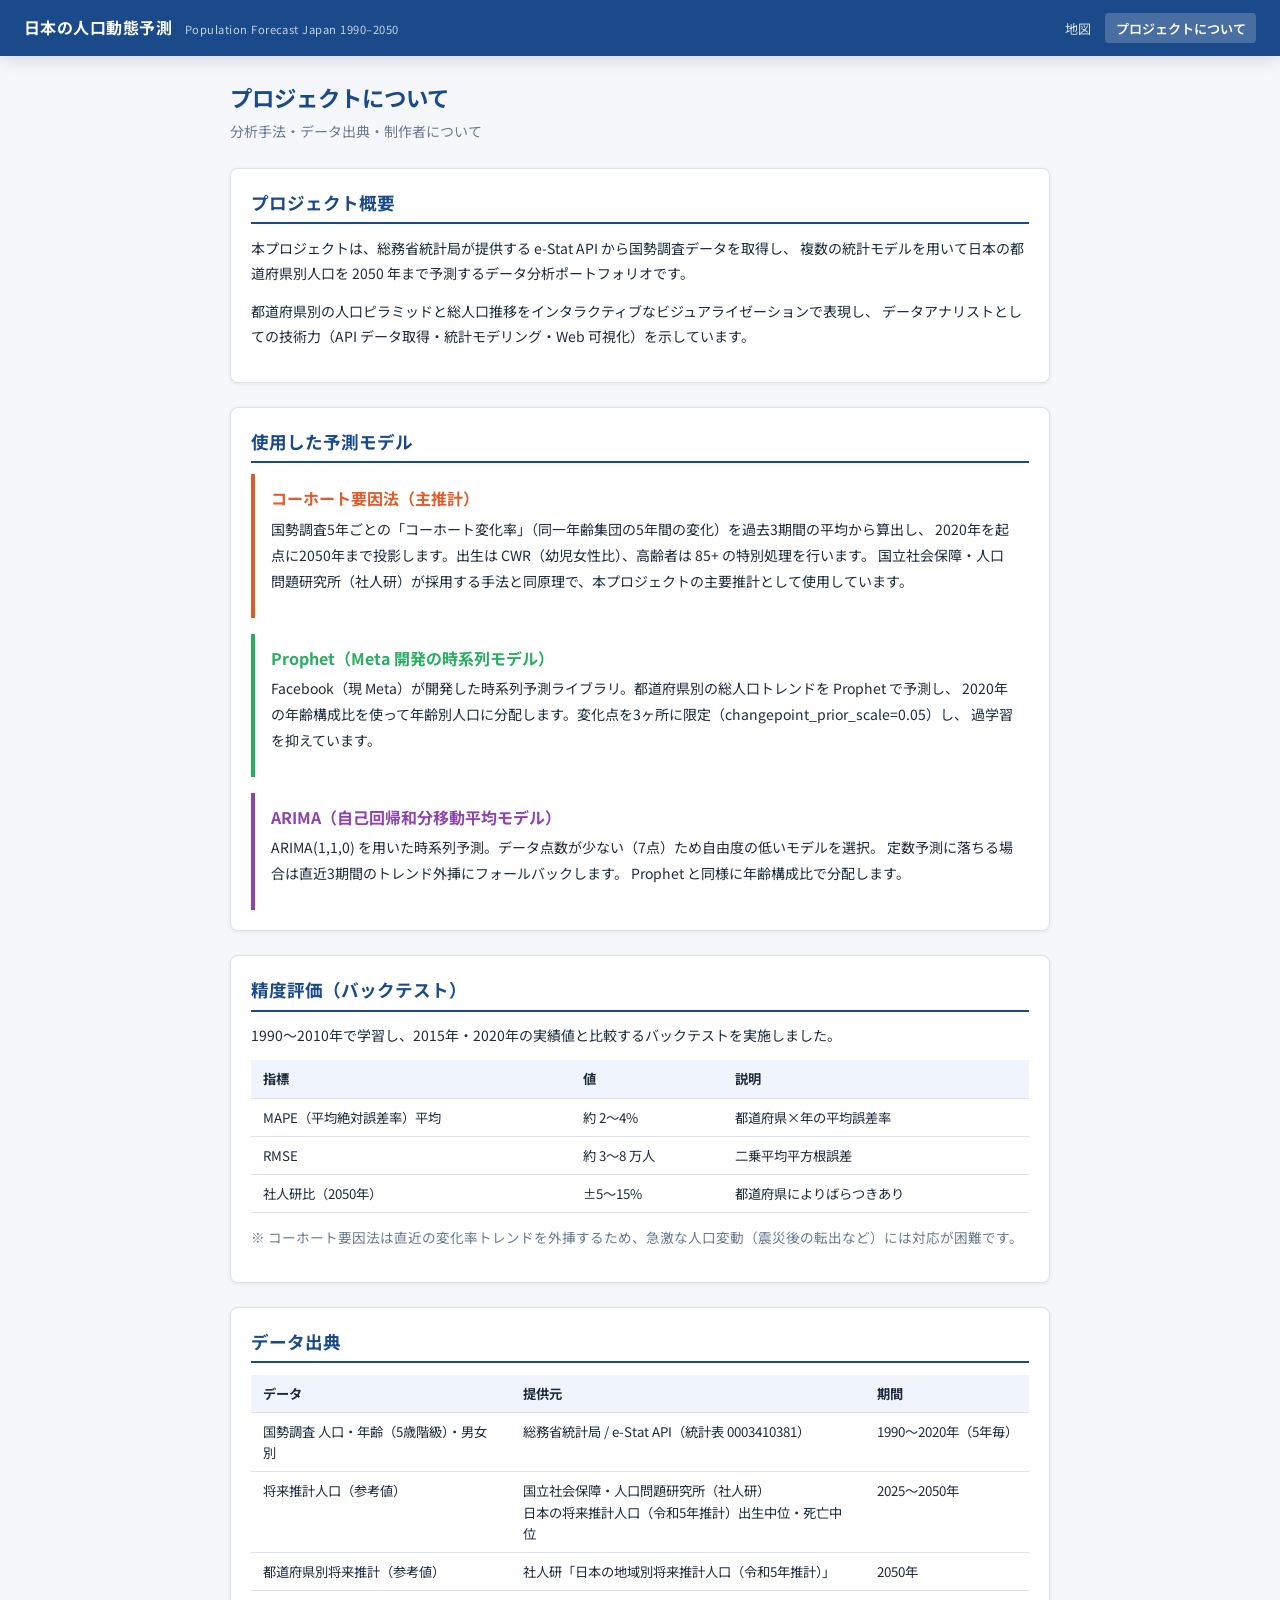
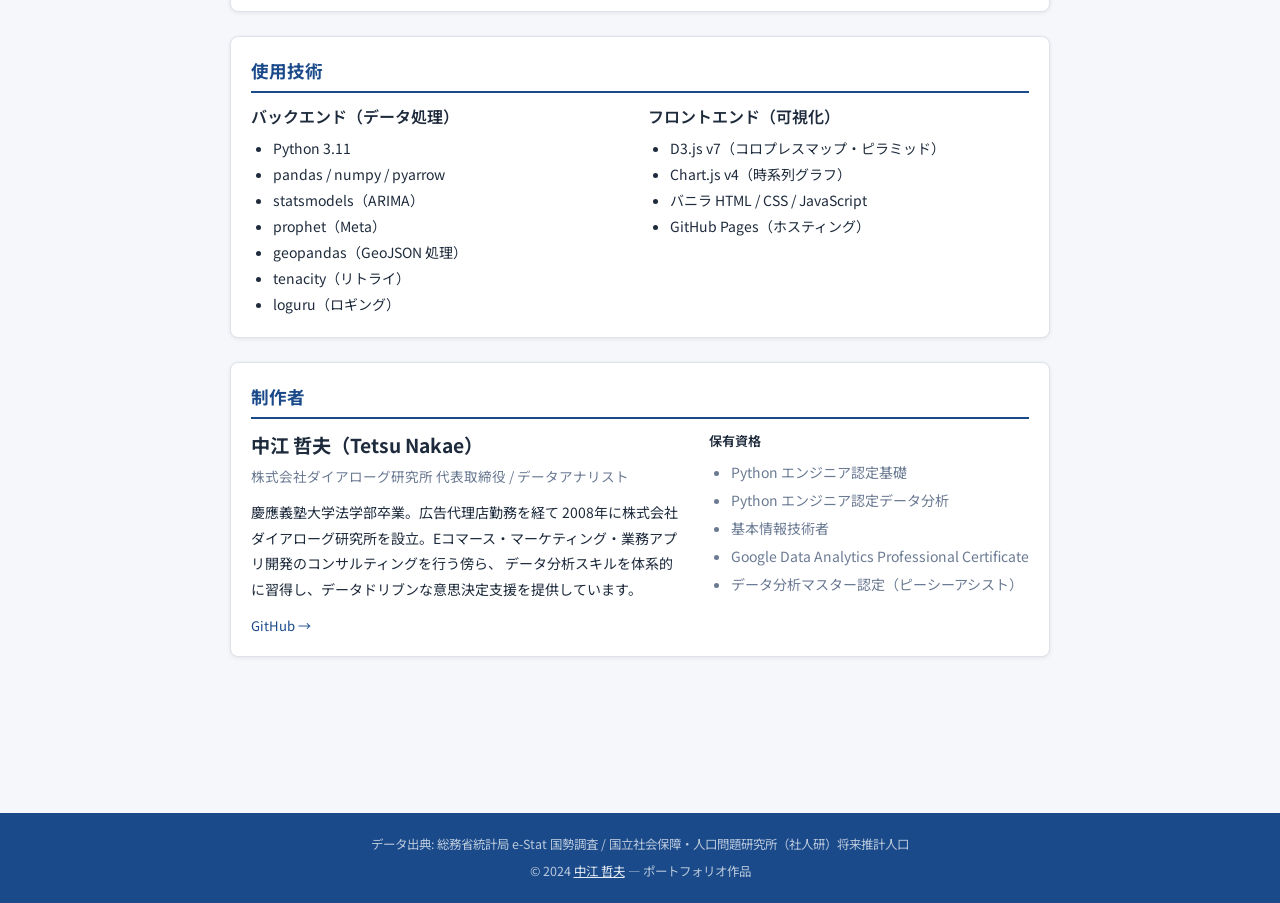
<file: web/about.html>
<!DOCTYPE html>
<html lang="ja">
<head>
  <meta charset="UTF-8">
  <meta name="viewport" content="width=device-width, initial-scale=1.0">
  <title>プロジェクトについて — 日本の人口動態予測</title>
  <link rel="preconnect" href="https://fonts.googleapis.com">
  <link href="https://fonts.googleapis.com/css2?family=Noto+Sans+JP:wght@400;600;700&display=swap" rel="stylesheet">
  <link rel="stylesheet" href="static/css/main.css">
</head>
<body>

<header>
  <div class="header-title">
    日本の人口動態予測
    <span>Population Forecast Japan 1990–2050</span>
  </div>
  <nav>
    <a href="index.html">地図</a>
    <a href="about.html" class="active">プロジェクトについて</a>
  </nav>
</header>

<div class="page-container" style="max-width:860px">

  <h1 class="page-title">プロジェクトについて</h1>
  <p class="page-subtitle">分析手法・データ出典・制作者について</p>

  <!-- ===== プロジェクト概要 ===== -->
  <div class="card about-section" style="margin-bottom:1.5rem">
    <h2>プロジェクト概要</h2>
    <p>
      本プロジェクトは、総務省統計局が提供する e-Stat API から国勢調査データを取得し、
      複数の統計モデルを用いて日本の都道府県別人口を 2050 年まで予測するデータ分析ポートフォリオです。
    </p>
    <p>
      都道府県別の人口ピラミッドと総人口推移をインタラクティブなビジュアライゼーションで表現し、
      データアナリストとしての技術力（API データ取得・統計モデリング・Web 可視化）を示しています。
    </p>
  </div>

  <!-- ===== 使用モデル ===== -->
  <div class="card about-section" style="margin-bottom:1.5rem">
    <h2>使用した予測モデル</h2>

    <div style="display:grid;gap:1rem;margin-top:.5rem">

      <div style="border-left:4px solid #e05c2b;padding:.75rem 1rem">
        <div style="font-weight:700;color:#e05c2b;margin-bottom:.3rem">コーホート要因法（主推計）</div>
        <p>
          国勢調査5年ごとの「コーホート変化率」（同一年齢集団の5年間の変化）を過去3期間の平均から算出し、
          2020年を起点に2050年まで投影します。出生は CWR（幼児女性比）、高齢者は 85+ の特別処理を行います。
          国立社会保障・人口問題研究所（社人研）が採用する手法と同原理で、本プロジェクトの主要推計として使用しています。
        </p>
      </div>

      <div style="border-left:4px solid #27ae60;padding:.75rem 1rem">
        <div style="font-weight:700;color:#27ae60;margin-bottom:.3rem">Prophet（Meta 開発の時系列モデル）</div>
        <p>
          Facebook（現 Meta）が開発した時系列予測ライブラリ。都道府県別の総人口トレンドを Prophet で予測し、
          2020年の年齢構成比を使って年齢別人口に分配します。変化点を3ヶ所に限定（changepoint_prior_scale=0.05）し、
          過学習を抑えています。
        </p>
      </div>

      <div style="border-left:4px solid #8e44ad;padding:.75rem 1rem">
        <div style="font-weight:700;color:#8e44ad;margin-bottom:.3rem">ARIMA（自己回帰和分移動平均モデル）</div>
        <p>
          ARIMA(1,1,0) を用いた時系列予測。データ点数が少ない（7点）ため自由度の低いモデルを選択。
          定数予測に落ちる場合は直近3期間のトレンド外挿にフォールバックします。
          Prophet と同様に年齢構成比で分配します。
        </p>
      </div>

    </div>
  </div>

  <!-- ===== 精度評価 ===== -->
  <div class="card about-section" style="margin-bottom:1.5rem">
    <h2>精度評価（バックテスト）</h2>
    <p>
      1990〜2010年で学習し、2015年・2020年の実績値と比較するバックテストを実施しました。
    </p>
    <table class="data-source-table">
      <thead><tr><th>指標</th><th>値</th><th>説明</th></tr></thead>
      <tbody>
        <tr><td>MAPE（平均絶対誤差率）平均</td><td>約 2〜4%</td><td>都道府県×年の平均誤差率</td></tr>
        <tr><td>RMSE</td><td>約 3〜8 万人</td><td>二乗平均平方根誤差</td></tr>
        <tr><td>社人研比（2050年）</td><td>±5〜15%</td><td>都道府県によりばらつきあり</td></tr>
      </tbody>
    </table>
    <p style="margin-top:.75rem;font-size:.85rem;color:var(--color-muted)">
      ※ コーホート要因法は直近の変化率トレンドを外挿するため、急激な人口変動（震災後の転出など）には対応が困難です。
    </p>
  </div>

  <!-- ===== データ出典 ===== -->
  <div class="card about-section" style="margin-bottom:1.5rem">
    <h2>データ出典</h2>
    <table class="data-source-table">
      <thead><tr><th>データ</th><th>提供元</th><th>期間</th></tr></thead>
      <tbody>
        <tr>
          <td>国勢調査 人口・年齢（5歳階級）・男女別</td>
          <td>総務省統計局 / e-Stat API（統計表 0003410381）</td>
          <td>1990〜2020年（5年毎）</td>
        </tr>
        <tr>
          <td>将来推計人口（参考値）</td>
          <td>国立社会保障・人口問題研究所（社人研）<br>日本の将来推計人口（令和5年推計）出生中位・死亡中位</td>
          <td>2025〜2050年</td>
        </tr>
        <tr>
          <td>都道府県別将来推計（参考値）</td>
          <td>社人研「日本の地域別将来推計人口（令和5年推計）」</td>
          <td>2050年</td>
        </tr>
      </tbody>
    </table>
  </div>

  <!-- ===== 技術スタック ===== -->
  <div class="card about-section" style="margin-bottom:1.5rem">
    <h2>使用技術</h2>
    <div style="display:grid;grid-template-columns:1fr 1fr;gap:1rem">
      <div>
        <div style="font-weight:600;margin-bottom:.4rem">バックエンド（データ処理）</div>
        <ul>
          <li>Python 3.11</li>
          <li>pandas / numpy / pyarrow</li>
          <li>statsmodels（ARIMA）</li>
          <li>prophet（Meta）</li>
          <li>geopandas（GeoJSON 処理）</li>
          <li>tenacity（リトライ）</li>
          <li>loguru（ロギング）</li>
        </ul>
      </div>
      <div>
        <div style="font-weight:600;margin-bottom:.4rem">フロントエンド（可視化）</div>
        <ul>
          <li>D3.js v7（コロプレスマップ・ピラミッド）</li>
          <li>Chart.js v4（時系列グラフ）</li>
          <li>バニラ HTML / CSS / JavaScript</li>
          <li>GitHub Pages（ホスティング）</li>
        </ul>
      </div>
    </div>
  </div>

  <!-- ===== 制作者 ===== -->
  <div class="card about-section">
    <h2>制作者</h2>
    <div style="display:flex;align-items:flex-start;gap:1.5rem;flex-wrap:wrap">
      <div style="flex:1;min-width:240px">
        <div style="font-size:1.2rem;font-weight:700;margin-bottom:.3rem">中江 哲夫（Tetsu Nakae）</div>
        <div style="font-size:.85rem;color:var(--color-muted);margin-bottom:.75rem">
          株式会社ダイアローグ研究所 代表取締役 / データアナリスト
        </div>
        <p style="font-size:.875rem">
          慶應義塾大学法学部卒業。広告代理店勤務を経て
          2008年に株式会社ダイアローグ研究所を設立。Eコマース・マーケティング・業務アプリ開発のコンサルティングを行う傍ら、
          データ分析スキルを体系的に習得し、データドリブンな意思決定支援を提供しています。
        </p>
        <div style="margin-top:.75rem;display:flex;gap:.75rem;flex-wrap:wrap">
          <a href="https://github.com/tetsuN-0320" target="_blank"
             style="font-size:.82rem;color:var(--color-primary);text-decoration:none">
            GitHub →
          </a>
        </div>
      </div>
      <div style="font-size:.82rem;color:var(--color-muted)">
        <div style="font-weight:600;color:var(--color-text);margin-bottom:.4rem">保有資格</div>
        <ul style="line-height:2">
          <li>Python エンジニア認定基礎</li>
          <li>Python エンジニア認定データ分析</li>
          <li>基本情報技術者</li>
          <li>Google Data Analytics Professional Certificate</li>
          <li>データ分析マスター認定（ピーシーアシスト）</li>
        </ul>
      </div>
    </div>
  </div>

</div><!-- /page-container -->

<footer>
  <p>データ出典: 総務省統計局 e-Stat 国勢調査 / 国立社会保障・人口問題研究所（社人研）将来推計人口</p>
  <p style="margin-top:.3rem;">© 2024 <a href="about.html">中江 哲夫</a> — ポートフォリオ作品</p>
</footer>

</body>
</html>
</file>
<file: web/static/css/main.css>
/* =====================================================
   日本の人口動態予測 - メインスタイルシート（Day 11 完成版）
   ===================================================== */

/* ---------- リセット・基本 ---------- */
*, *::before, *::after { box-sizing: border-box; margin: 0; padding: 0; }

:root {
  --color-primary:   #1a4a8a;
  --color-accent:    #e05c2b;
  --color-bg:        #f5f7fa;
  --color-surface:   #ffffff;
  --color-border:    #dde2ea;
  --color-text:      #1e2b3c;
  --color-muted:     #6b7a93;
  --color-decline:   #c0392b;
  --color-growth:    #2471a3;
  --shadow-sm:       0 1px 4px rgba(0,0,0,.08);
  --shadow-md:       0 4px 16px rgba(0,0,0,.12);
  --radius:          8px;
  --font-sans:       'Noto Sans JP', 'Hiragino Sans', 'Meiryo', sans-serif;
}

html { font-size: 16px; scroll-behavior: smooth; }

body {
  font-family: var(--font-sans);
  background: var(--color-bg);
  color: var(--color-text);
  line-height: 1.6;
  min-height: 100vh;
}

/* ---------- ヘッダー ---------- */
header {
  background: var(--color-primary);
  color: #fff;
  padding: 0 1.5rem;
  display: flex;
  align-items: center;
  justify-content: space-between;
  height: 56px;
  position: sticky;
  top: 0;
  z-index: 100;
  box-shadow: var(--shadow-md);
}

.header-title {
  font-size: 1rem;
  font-weight: 700;
  letter-spacing: .03em;
  white-space: nowrap;
  overflow: hidden;
  text-overflow: ellipsis;
}

.header-title span {
  font-size: .7rem;
  font-weight: 400;
  opacity: .75;
  margin-left: .5rem;
}

@media (max-width: 480px) {
  .header-title span { display: none; }
}

nav { display: flex; align-items: center; gap: .25rem; flex-shrink: 0; }

nav a {
  color: rgba(255,255,255,.85);
  text-decoration: none;
  font-size: .82rem;
  padding: .3rem .65rem;
  border-radius: 4px;
  transition: background .15s, color .15s;
}
nav a:hover  { background: rgba(255,255,255,.15); color: #fff; }
nav a.active { background: rgba(255,255,255,.2);  color: #fff; font-weight: 600; }

/* ---------- ページコンテナ ---------- */
.page-container {
  max-width: 1280px;
  margin: 0 auto;
  padding: 1.5rem 1.25rem 4rem;
}

.page-title {
  font-size: 1.4rem;
  font-weight: 700;
  color: var(--color-primary);
  margin-bottom: .25rem;
}

.page-subtitle {
  font-size: .875rem;
  color: var(--color-muted);
  margin-bottom: 1.5rem;
  line-height: 1.7;
}

/* ---------- カード ---------- */
.card {
  background: var(--color-surface);
  border: 1px solid var(--color-border);
  border-radius: var(--radius);
  padding: 1.25rem;
  box-shadow: var(--shadow-sm);
}

/* ---------- 地図ページ レイアウト ---------- */
.map-layout {
  display: grid;
  grid-template-columns: 1fr 300px;
  gap: 1rem;
  align-items: start;
}

@media (max-width: 960px) {
  .map-layout { grid-template-columns: 1fr; }
}

/* ---------- 地図 SVG ---------- */
#map-card {
  position: relative;
  min-height: 440px;
}

#japan-map {
  width: 100%;
  height: 500px;
  display: block;
  touch-action: none; /* タッチ操作のズームを有効化 */
}

@media (max-width: 600px) {
  #japan-map { height: 360px; }
  #map-card  { min-height: 360px; }
}

.prefecture-path {
  stroke: #fff;
  stroke-width: .5;
  cursor: pointer;
  transition: opacity .15s, stroke-width .15s;
}
.prefecture-path:hover { opacity: .8; stroke-width: 1.5; stroke: #333; }

/* ---------- コントロールパネル ---------- */
.controls-card {
  display: flex;
  flex-direction: column;
  gap: 1.1rem;
}

.control-section label {
  display: block;
  font-size: .75rem;
  font-weight: 700;
  color: var(--color-muted);
  text-transform: uppercase;
  letter-spacing: .07em;
  margin-bottom: .45rem;
}

.year-display {
  font-size: 2rem;
  font-weight: 700;
  color: var(--color-primary);
  line-height: 1;
  margin-bottom: .45rem;
  font-variant-numeric: tabular-nums;
}

.year-tag {
  display: inline-block;
  font-size: .68rem;
  padding: .15rem .55rem;
  border-radius: 99px;
  margin-left: .35rem;
  font-weight: 700;
}
.year-tag.historical { background: #e8f0fe; color: #1a4a8a; }
.year-tag.forecast   { background: #fce8d8; color: #c0392b; }

input[type="range"] {
  width: 100%;
  accent-color: var(--color-primary);
  cursor: pointer;
  height: 4px;
}

.year-ticks {
  display: flex;
  justify-content: space-between;
  font-size: .62rem;
  color: var(--color-muted);
  margin-top: .3rem;
}

/* 再生ボタン */
.play-btn {
  display: inline-flex;
  align-items: center;
  gap: .4rem;
  background: var(--color-primary);
  color: #fff;
  border: none;
  border-radius: var(--radius);
  padding: .5rem 1rem;
  font-size: .82rem;
  cursor: pointer;
  transition: background .2s;
  font-family: var(--font-sans);
  font-weight: 600;
}
.play-btn:hover  { background: #15387a; }
.play-btn.playing { background: var(--color-accent); }

/* モデルセレクター */
.model-selector {
  display: flex;
  flex-direction: column;
  gap: .35rem;
}

.model-btn {
  padding: .4rem .7rem;
  border: 1.5px solid var(--color-border);
  border-radius: 6px;
  background: var(--color-surface);
  font-size: .82rem;
  cursor: pointer;
  text-align: left;
  transition: all .15s;
  color: var(--color-text);
  font-family: var(--font-sans);
}
.model-btn:hover { border-color: var(--color-primary); color: var(--color-primary); }
.model-btn.active {
  background: var(--color-primary);
  color: #fff;
  border-color: var(--color-primary);
}
.model-btn .model-tag {
  font-size: .68rem;
  opacity: .75;
  margin-left: .3rem;
}

/* ---------- 凡例 ---------- */
.legend-wrap { display: flex; flex-direction: column; gap: .4rem; }
.legend-gradient { width: 100%; height: 12px; border-radius: 4px; }
.legend-labels {
  display: flex;
  justify-content: space-between;
  font-size: .68rem;
  color: var(--color-muted);
}

/* ---------- 情報パネル ---------- */
#info-panel { min-height: 72px; }

.info-pref-name {
  font-size: 1.05rem;
  font-weight: 700;
  color: var(--color-primary);
  margin-bottom: .2rem;
}
.info-pop {
  font-size: 1.4rem;
  font-weight: 700;
  margin-bottom: .2rem;
  font-variant-numeric: tabular-nums;
}
.info-change { font-size: .875rem; font-weight: 600; }
.info-change.negative { color: var(--color-decline); }
.info-change.positive { color: var(--color-growth); }
.info-placeholder { font-size: .85rem; color: var(--color-muted); font-style: italic; }

/* ランキングリスト */
.ranking-list { list-style: none; font-size: .78rem; }
.ranking-list li {
  display: flex;
  align-items: center;
  justify-content: space-between;
  padding: .3rem .2rem;
  border-bottom: 1px solid var(--color-border);
  cursor: pointer;
  transition: background .1s;
  border-radius: 3px;
}
.ranking-list li:hover { background: #f0f4fc; }
.ranking-list li .rank  { color: var(--color-muted); width: 1.4rem; flex-shrink: 0; }
.ranking-list li .pref  { flex: 1; }
.ranking-list li .val   { font-weight: 700; }
.ranking-list li .val.negative { color: var(--color-decline); }
.ranking-list li .val.positive { color: var(--color-growth); }

/* ---------- ツールチップ ---------- */
#tooltip {
  position: fixed;
  background: rgba(10,20,45,.92);
  color: #fff;
  padding: .6rem .9rem;
  border-radius: var(--radius);
  font-size: .8rem;
  pointer-events: none;
  z-index: 9999;
  white-space: nowrap;
  box-shadow: var(--shadow-md);
  display: none;
  line-height: 1.6;
}
#tooltip .tip-name { font-weight: 700; font-size: .9rem; margin-bottom: .15rem; }
#tooltip .tip-chg.neg { color: #f1948a; }
#tooltip .tip-chg.pos { color: #85c1e9; }

/* ---------- 都道府県詳細ページ ---------- */
.pref-header {
  display: flex;
  align-items: center;
  gap: .75rem;
  flex-wrap: wrap;
  margin-bottom: 1.25rem;
}
.pref-header h1 { font-size: 1.75rem; color: var(--color-primary); }

.back-link {
  font-size: .85rem;
  color: var(--color-primary);
  text-decoration: none;
  display: inline-flex;
  align-items: center;
  gap: .2rem;
  margin-bottom: .85rem;
  transition: opacity .15s;
}
.back-link:hover { opacity: .7; }

.detail-grid {
  display: grid;
  grid-template-columns: 1fr 1fr;
  gap: 1rem;
  align-items: start;
}

@media (max-width: 840px) {
  .detail-grid { grid-template-columns: 1fr; }
}

.chart-title {
  font-size: .95rem;
  font-weight: 700;
  color: var(--color-primary);
  margin-bottom: .85rem;
}
.chart-subtitle {
  font-size: .73rem;
  color: var(--color-muted);
  margin-left: .4rem;
  font-weight: 400;
}

/* ピラミッド年ボタン */
.pyramid-controls {
  display: flex;
  align-items: center;
  gap: .4rem;
  margin-bottom: .5rem;
  flex-wrap: wrap;
}

.pyramid-year-btn {
  padding: .2rem .55rem;
  border: 1.5px solid var(--color-border);
  border-radius: 4px;
  font-size: .76rem;
  cursor: pointer;
  background: var(--color-surface);
  transition: all .15s;
  font-family: var(--font-sans);
  font-weight: 600;
  color: var(--color-text);
}
.pyramid-year-btn:hover { border-color: var(--color-primary); color: var(--color-primary); }
.pyramid-year-btn.active {
  background: var(--color-primary);
  color: #fff;
  border-color: var(--color-primary);
}
.pyramid-year-btn.forecast-year { border-style: dashed; }
.pyramid-year-btn.forecast-year.active { border-style: solid; }

#pyramid-svg { width: 100%; display: block; }

/* ピラミッド凡例 */
.pyramid-legend {
  display: flex;
  gap: 1rem;
  font-size: .72rem;
  justify-content: center;
  flex-wrap: wrap;
  color: var(--color-muted);
}
.pyramid-legend span { display: flex; align-items: center; gap: .3rem; }
.legend-box {
  width: 11px; height: 11px; border-radius: 2px; display: inline-block; flex-shrink: 0;
}

/* 時系列グラフ */
#timeseries-chart-wrap { position: relative; }

/* モデル凡例 */
.model-legend {
  display: flex;
  flex-wrap: wrap;
  gap: .6rem;
  font-size: .75rem;
}
.model-legend-item { display: flex; align-items: center; gap: .3rem; }

/* ---------- About ページ ---------- */
.about-section { margin-bottom: 1.75rem; }
.about-section h2 {
  font-size: 1.1rem;
  font-weight: 700;
  color: var(--color-primary);
  margin-bottom: .7rem;
  padding-bottom: .35rem;
  border-bottom: 2px solid var(--color-primary);
}
.about-section p  { font-size: .875rem; line-height: 1.85; margin-bottom: .7rem; }
.about-section ul { font-size: .875rem; line-height: 1.85; padding-left: 1.4rem; }

.data-source-table {
  width: 100%;
  border-collapse: collapse;
  font-size: .83rem;
  margin-top: .5rem;
}
.data-source-table th, .data-source-table td {
  text-align: left;
  padding: .5rem .75rem;
  border-bottom: 1px solid var(--color-border);
  vertical-align: top;
}
.data-source-table th { background: #f0f4fc; font-weight: 700; }

/* ---------- フッター ---------- */
footer {
  background: var(--color-primary);
  color: rgba(255,255,255,.7);
  text-align: center;
  font-size: .78rem;
  padding: 1.25rem;
  margin-top: 4rem;
  line-height: 1.8;
}
footer a { color: rgba(255,255,255,.9); }

/* ---------- ローディング ---------- */
.loading-overlay {
  position: absolute;
  inset: 0;
  background: rgba(255,255,255,.88);
  display: flex;
  align-items: center;
  justify-content: center;
  border-radius: var(--radius);
  z-index: 50;
}
.spinner {
  width: 34px; height: 34px;
  border: 4px solid var(--color-border);
  border-top-color: var(--color-primary);
  border-radius: 50%;
  animation: spin .7s linear infinite;
}
@keyframes spin { to { transform: rotate(360deg); } }

/* ---------- ユーティリティ ---------- */
.hidden { display: none !important; }

/* ---------- スマホ追加調整 ---------- */
@media (max-width: 600px) {
  .page-container { padding: 1rem .85rem 3rem; }
  .page-title     { font-size: 1.2rem; }
  .card           { padding: 1rem; }
  .year-display   { font-size: 1.6rem; }
  .controls-card  { gap: .85rem; }
  .pref-header h1 { font-size: 1.4rem; }
  .model-selector { flex-direction: row; flex-wrap: wrap; }
  .model-btn      { flex: 1 1 calc(50% - .2rem); }
  .pyramid-legend { gap: .5rem; }
  footer          { margin-top: 2.5rem; }
}

@media (max-width: 400px) {
  header { padding: 0 .85rem; }
  .header-title { font-size: .9rem; }
}

/* ---------- 印刷対応（ポートフォリオ提出用） ---------- */
@media print {
  header, footer, .play-btn, .model-selector, nav { display: none; }
  .card { box-shadow: none; border: 1px solid #ccc; }
  body  { background: #fff; }
}

/* ---------- フォーカス（アクセシビリティ） ---------- */
a:focus-visible,
button:focus-visible,
input:focus-visible {
  outline: 2px solid var(--color-primary);
  outline-offset: 2px;
}
</file>
